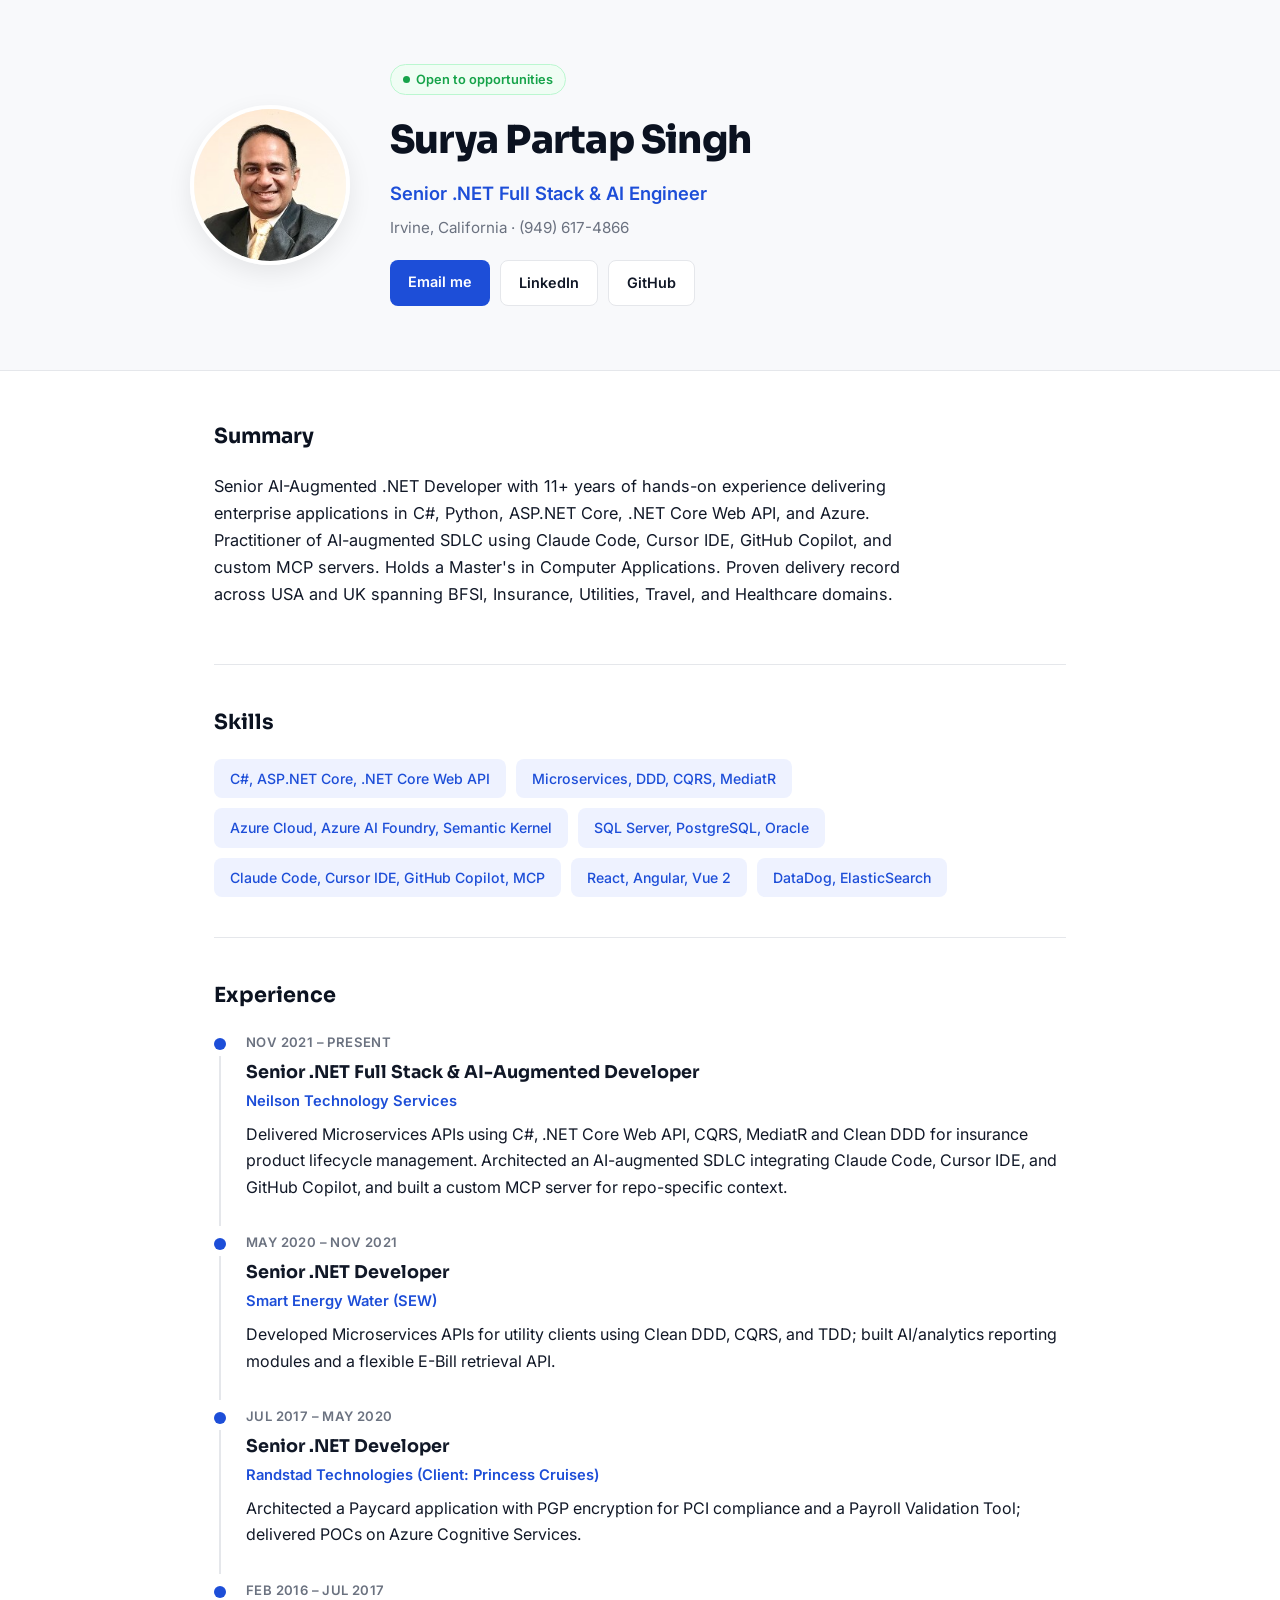
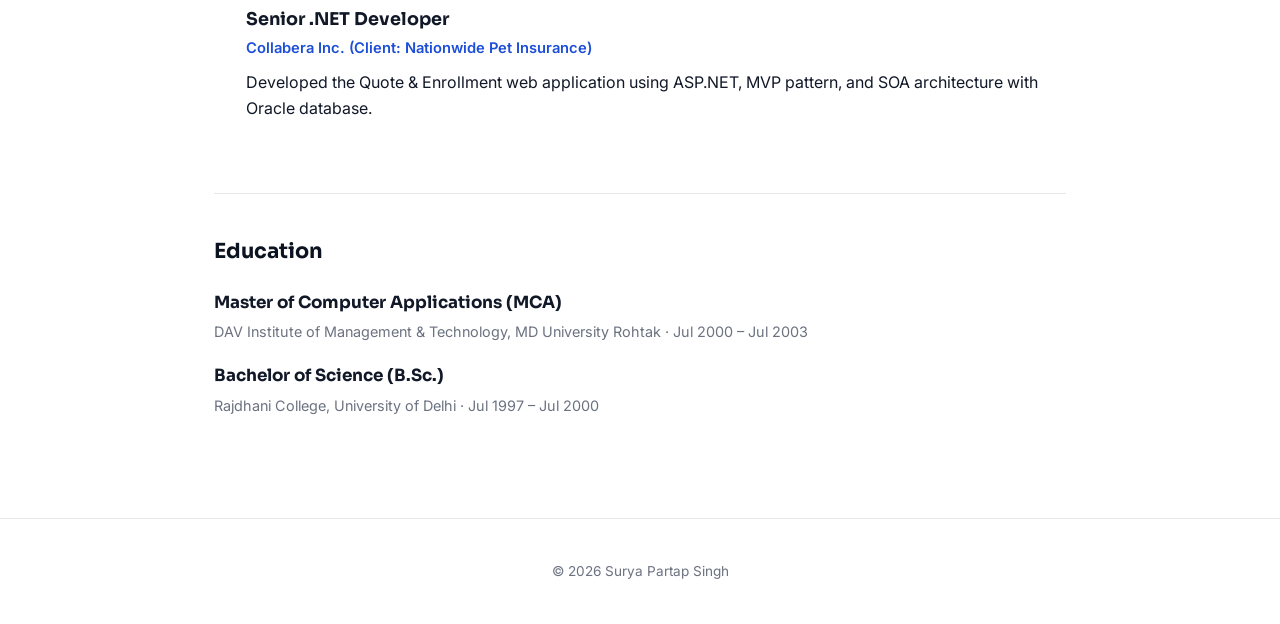
<file: index.html>
<!DOCTYPE html>
<html lang="en">
<head>
<meta charset="UTF-8">
<meta name="viewport" content="width=device-width, initial-scale=1.0">
<title>Surya Partap Singh — Portfolio</title>
<link rel="preconnect" href="https://fonts.googleapis.com">
<link href="https://fonts.googleapis.com/css2?family=Sora:wght@600;700;800&family=Inter:wght@400;500;600&display=swap" rel="stylesheet">
<link rel="stylesheet" href="css/style.css">
</head>
<body>

  <header class="hero">
    <div class="hero-inner">
      <div class="photo-wrap">
        <img id="photo" src="images/profile.jpg" alt="Profile photo" onerror="this.style.display='none'; document.getElementById('initials').style.display='flex';">
        <div id="initials" class="initials">SS</div>
      </div>
      <div class="hero-text">
        <p class="eyebrow" id="status">Open to opportunities</p>
        <h1 id="name">Loading...</h1>
        <p class="role" id="title"></p>
        <p class="location" id="location"></p>
        <div class="hero-links">
          <a id="email" href="#" class="btn btn-primary">Email me</a>
          <a id="linkedin" href="#" target="_blank" class="btn btn-outline">LinkedIn</a>
          <a id="github" href="#" target="_blank" class="btn btn-outline">GitHub</a>
        </div>
      </div>
    </div>
  </header>

  <main>
    <section class="card">
      <h2>Summary</h2>
      <p id="summary"></p>
    </section>

    <section class="card">
      <h2>Skills</h2>
      <ul id="skills" class="pill-list"></ul>
    </section>

    <section class="card">
      <h2>Experience</h2>
      <div id="experience" class="timeline"></div>
    </section>

    <section class="card">
      <h2>Education</h2>
      <div id="education"></div>
    </section>
  </main>

  <footer>
    <p>&copy; <span id="year"></span> Surya Partap Singh</p>
  </footer>

<script>
document.getElementById('year').textContent = new Date().getFullYear();

fetch('content/data.json?_=' + Date.now())
  .then(r => r.json())
  .then(data => {
    document.getElementById('name').textContent = data.name;
    document.getElementById('title').textContent = data.title;
    document.getElementById('location').textContent = data.location + '  ·  ' + data.phone;

    const email = document.getElementById('email');
    email.textContent = 'Email me';
    email.href = 'mailto:' + data.email;

    const li = document.getElementById('linkedin');
    li.href = data.linkedin;

    const gh = document.getElementById('github');
    gh.href = data.github;

    const initials = data.name.split(' ').map(n => n[0]).slice(0,2).join('');
    document.getElementById('initials').textContent = initials;

    document.getElementById('summary').textContent = data.summary;

    const skillsEl = document.getElementById('skills');
    data.skills.forEach(s => {
      const li = document.createElement('li');
      li.textContent = s;
      skillsEl.appendChild(li);
    });

    const expEl = document.getElementById('experience');
    data.experience.forEach((e, i) => {
      const div = document.createElement('div');
      div.className = 'timeline-item';
      div.innerHTML = `<div class="timeline-marker"><span class="node"></span>${i < data.experience.length - 1 ? '<span class="line"></span>' : ''}</div>
        <div class="timeline-body">
          <p class="period">${e.period}</p>
          <h3>${e.role}</h3>
          <p class="company">${e.company}</p>
          <p class="desc">${e.description}</p>
        </div>`;
      expEl.appendChild(div);
    });

    const eduEl = document.getElementById('education');
    data.education.forEach(ed => {
      const div = document.createElement('div');
      div.className = 'entry';
      div.innerHTML = `<h3>${ed.degree}</h3>
        <p class="meta">${ed.school} &middot; ${ed.period}</p>`;
      eduEl.appendChild(div);
    });
  })
  .catch(err => {
    document.getElementById('name').textContent = 'Error loading content';
    console.error(err);
  });
</script>
</body>
</html>
</file>
<file: css/style.css>
:root {
  --bg: #ffffff;
  --surface: #f8f9fb;
  --border: #e5e7eb;
  --text: #111827;
  --muted: #6b7280;
  --accent: #1d4ed8;
  --accent-soft: #eef2ff;
  --sans: 'Inter', system-ui, sans-serif;
  --display: 'Sora', system-ui, sans-serif;
}

* { box-sizing: border-box; }

body {
  margin: 0;
  font-family: var(--sans);
  background: var(--bg);
  color: var(--text);
  line-height: 1.65;
}

/* Hero */
.hero {
  background: var(--surface);
  border-bottom: 1px solid var(--border);
  padding: 64px 24px;
}
.hero-inner {
  max-width: 900px;
  margin: 0 auto;
  display: flex;
  align-items: center;
  gap: 40px;
  flex-wrap: wrap;
}
.photo-wrap {
  width: 160px;
  height: 160px;
  flex-shrink: 0;
  border-radius: 50%;
  overflow: hidden;
  box-shadow: 0 8px 24px rgba(0,0,0,0.08);
  border: 4px solid #fff;
}
.photo-wrap img {
  width: 100%;
  height: 100%;
  object-fit: cover;
  display: block;
}
.initials {
  width: 100%;
  height: 100%;
  display: none;
  align-items: center;
  justify-content: center;
  background: linear-gradient(135deg, var(--accent), #4f46e5);
  color: #fff;
  font-family: var(--display);
  font-weight: 800;
  font-size: 2.6rem;
}

.hero-text { flex: 1; min-width: 280px; }
.eyebrow {
  display: inline-flex;
  align-items: center;
  gap: 6px;
  font-size: 0.8rem;
  font-weight: 600;
  color: #16a34a;
  background: #f0fdf4;
  border: 1px solid #bbf7d0;
  padding: 4px 12px;
  border-radius: 100px;
  margin: 0 0 14px;
}
.eyebrow::before {
  content: '';
  width: 7px; height: 7px;
  border-radius: 50%;
  background: #16a34a;
}
.hero-text h1 {
  font-family: var(--display);
  font-size: 2.4rem;
  font-weight: 800;
  margin: 0 0 6px;
  letter-spacing: -0.02em;
  color: #0b1220;
}
.role {
  font-size: 1.15rem;
  color: var(--accent);
  font-weight: 600;
  margin: 0 0 6px;
}
.location {
  color: var(--muted);
  font-size: 0.95rem;
  margin: 0 0 20px;
}
.hero-links { display: flex; gap: 10px; flex-wrap: wrap; }
.btn {
  text-decoration: none;
  font-size: 0.9rem;
  font-weight: 600;
  padding: 10px 18px;
  border-radius: 8px;
  transition: all 0.15s ease;
}
.btn-primary {
  background: var(--accent);
  color: #fff;
}
.btn-primary:hover { background: #1e40af; }
.btn-outline {
  background: #fff;
  color: var(--text);
  border: 1px solid var(--border);
}
.btn-outline:hover { border-color: var(--accent); color: var(--accent); }

/* Main content */
main {
  max-width: 900px;
  margin: 0 auto;
  padding: 48px 24px 60px;
}

.card {
  padding: 0 0 40px;
  margin-bottom: 40px;
  border-bottom: 1px solid var(--border);
}
.card:last-child { border-bottom: none; margin-bottom: 0; }

.card h2 {
  font-family: var(--display);
  font-size: 1.3rem;
  font-weight: 700;
  margin: 0 0 20px;
  color: #0b1220;
}

#summary { color: var(--text); font-size: 1.02rem; max-width: 720px; }

.pill-list {
  list-style: none;
  padding: 0;
  margin: 0;
  display: flex;
  flex-wrap: wrap;
  gap: 10px;
}
.pill-list li {
  background: var(--accent-soft);
  color: var(--accent);
  padding: 8px 16px;
  border-radius: 8px;
  font-size: 0.88rem;
  font-weight: 500;
}

/* Experience timeline */
.timeline-item { display: flex; gap: 20px; }
.timeline-marker {
  display: flex;
  flex-direction: column;
  align-items: center;
  flex-shrink: 0;
  padding-top: 6px;
}
.node {
  width: 12px; height: 12px;
  border-radius: 50%;
  background: var(--accent);
  flex-shrink: 0;
}
.line { flex: 1; width: 2px; background: var(--border); margin: 6px 0; }
.timeline-body { padding-bottom: 32px; }
.period {
  font-size: 0.82rem;
  color: var(--muted);
  font-weight: 600;
  text-transform: uppercase;
  letter-spacing: 0.03em;
  margin: 0 0 4px;
}
.timeline-body h3 { margin: 0 0 2px; font-size: 1.1rem; font-family: var(--display); }
.timeline-body .company { color: var(--accent); font-size: 0.92rem; font-weight: 600; margin: 0 0 8px; }
.timeline-body .desc { margin: 0; color: var(--text); }

.entry { margin-bottom: 18px; }
.entry:last-child { margin-bottom: 0; }
.entry h3 { margin: 0 0 4px; font-size: 1.05rem; font-family: var(--display); }
.entry .meta { color: var(--muted); font-size: 0.9rem; margin: 0; }

footer {
  text-align: center;
  padding: 28px;
  color: var(--muted);
  font-size: 0.85rem;
  border-top: 1px solid var(--border);
}

@media (max-width: 640px) {
  .hero-inner { flex-direction: column; text-align: center; }
  .hero-links { justify-content: center; }
  .hero-text h1 { font-size: 1.9rem; }
}
</file>
